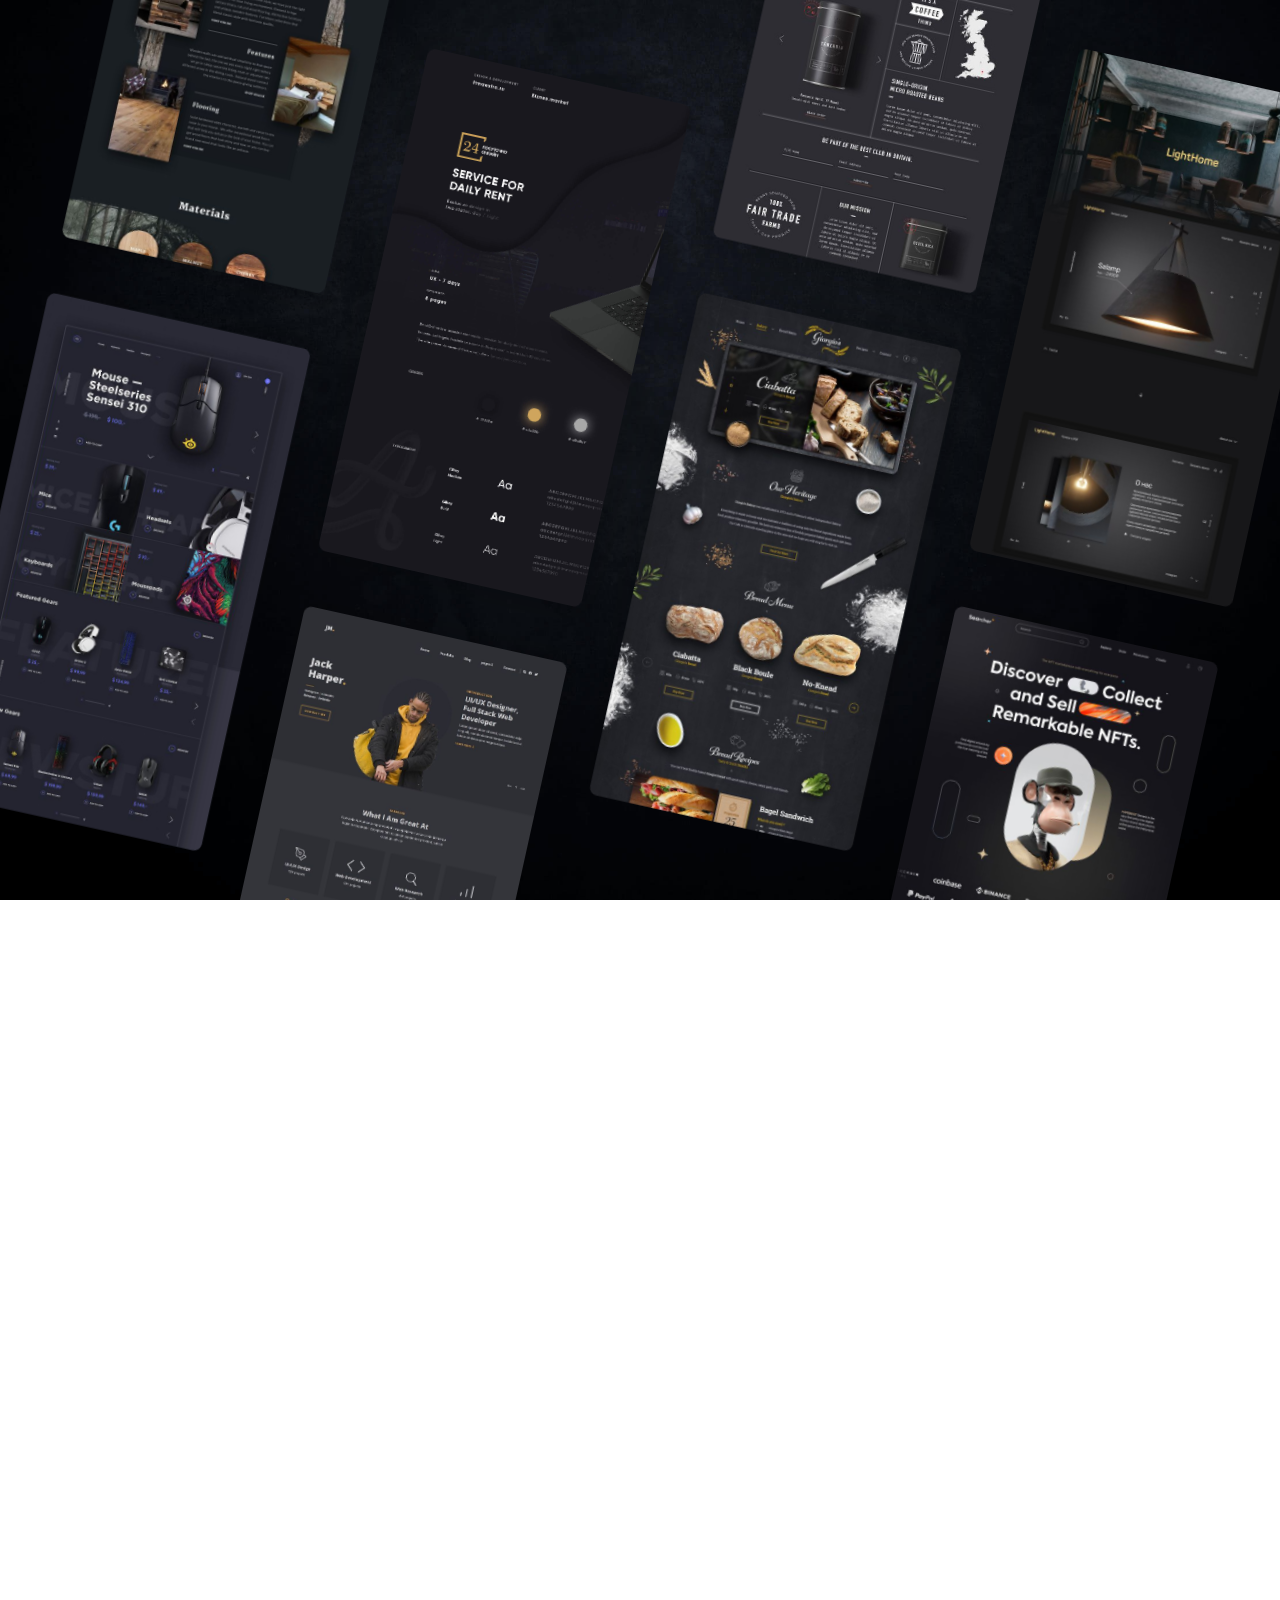
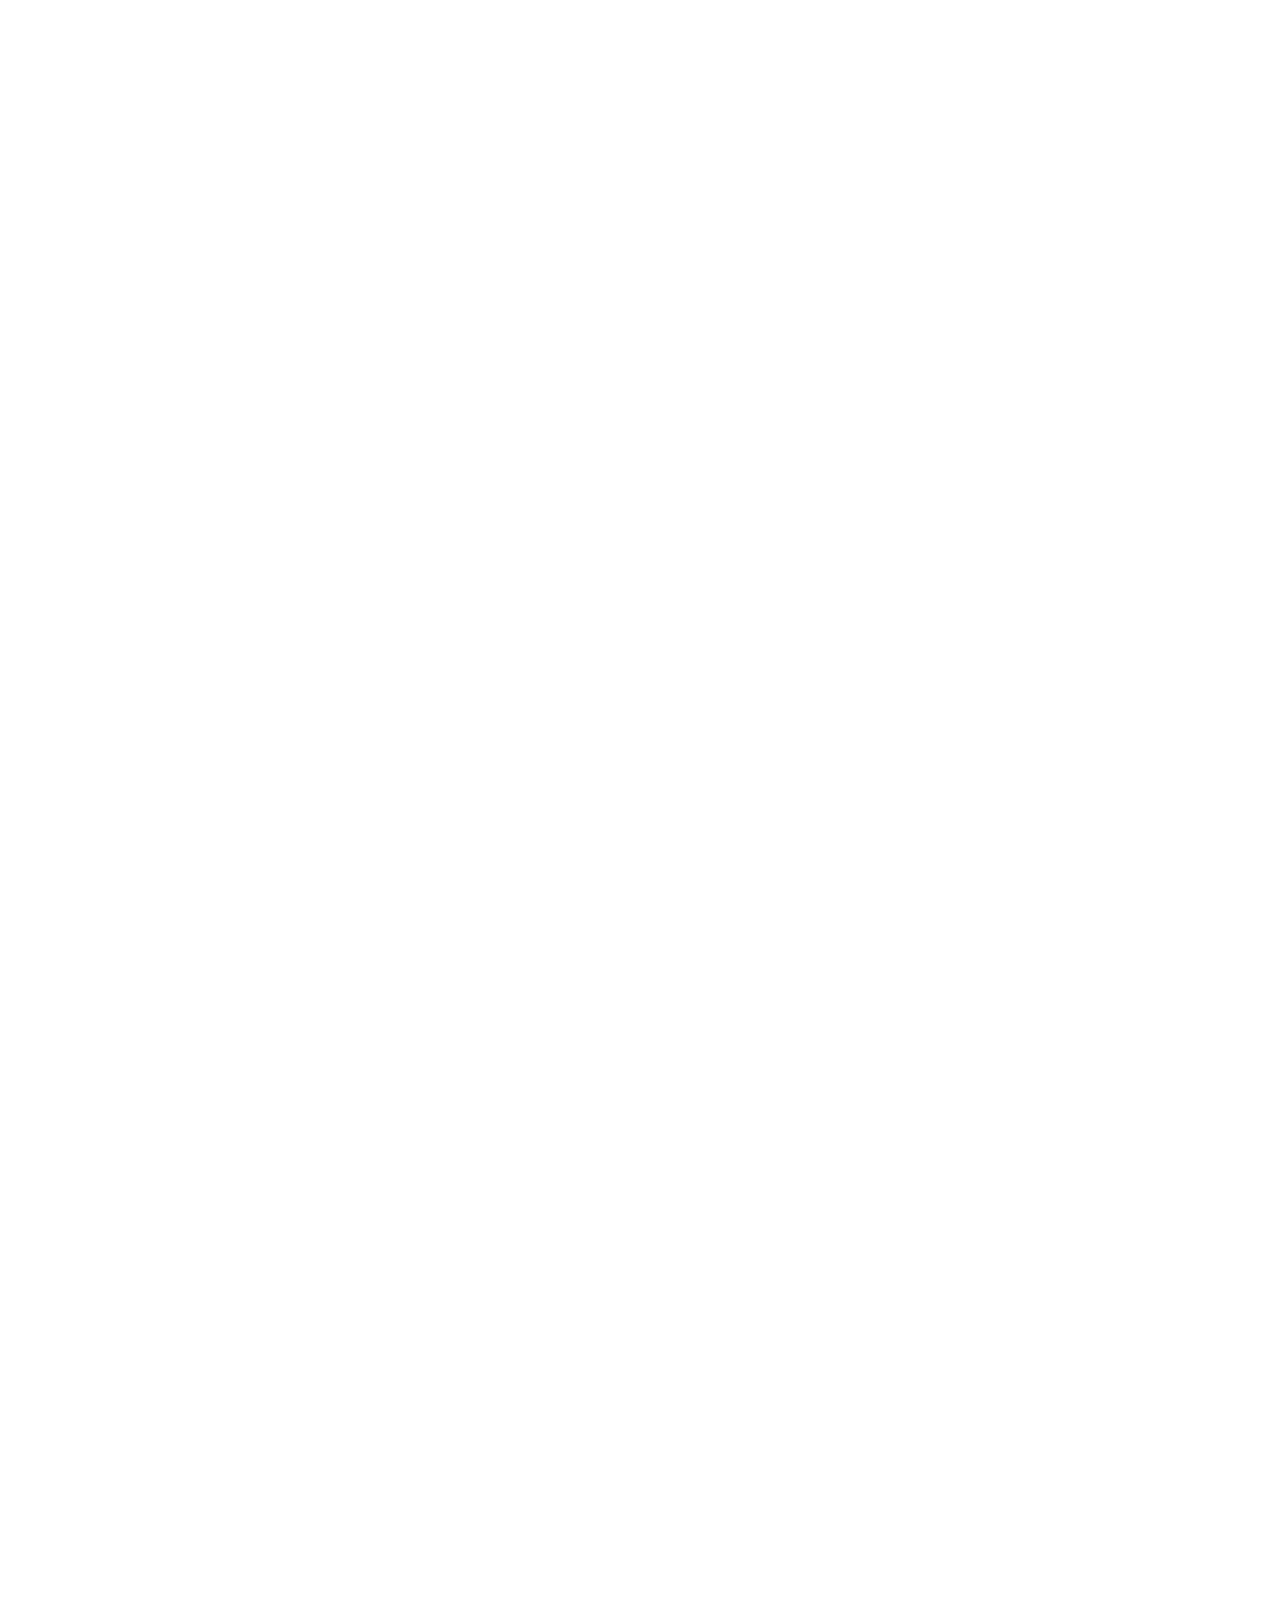
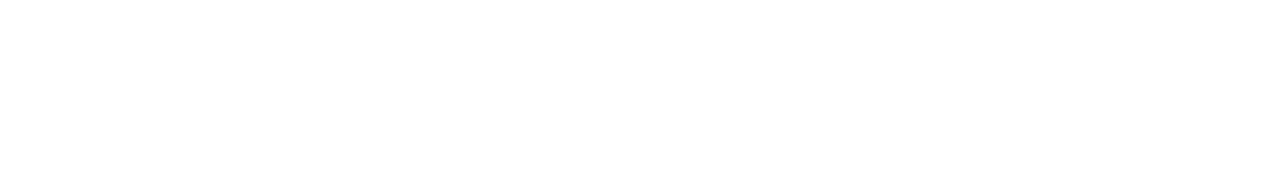
<file: amazing-scroll-portfolio/ready-html/index.html>
<!DOCTYPE html>
<html lang="en">
<head>

	<meta charset="UTF-8">
	<meta http-equiv="X-UA-Compatible" content="IE=edge">
	<meta name="viewport" content="width=device-width, initial-scale=1.0">

	<title>Parallax effect</title>

	<link rel="stylesheet" href="libs/swiper/swiper-bundle.min.css">
	<link rel="stylesheet" href="css/main.css">

	<script src="libs/swiper/swiper-bundle.min.js" defer></script>
	<script src="libs/swiper/bindSwipers.js" defer></script>
	<script src="js/app.js" defer></script>

</head>
<body>

	<div class="main-wrapper">

		<div class="swiper slider slider1">
			<div class="swiper-wrapper slider__wrapper">
				<div class="swiper-slide slider__item">
					<div class="slider__img" style="background-image: url(img/1.jpg);"></div>
				</div>
				<div class="swiper-slide slider__item">
					<div class="slider__img" style="background-image: url(img/2.jpg);"></div>
				</div>
				<div class="swiper-slide slider__item">
					<div class="slider__img" style="background-image: url(img/3.jpg);"></div>
				</div>
				<div class="swiper-slide slider__item">
					<div class="slider__img" style="background-image: url(img/4.jpg);"></div>
				</div>
				<div class="swiper-slide slider__item">
					<div class="slider__img" style="background-image: url(img/5.jpg);"></div>
				</div>
				<div class="swiper-slide slider__item">
					<div class="slider__img" style="background-image: url(img/6.jpg);"></div>
				</div>
			</div>
		</div>
		<div class="swiper slider slider2">
			<div class="swiper-wrapper slider__wrapper">
				<div class="swiper-slide slider__item">
					<div class="slider__img" style="background-image: url(img/7.jpg);"></div>
				</div>
				<div class="swiper-slide slider__item">
					<div class="slider__img" style="background-image: url(img/8.jpg);"></div>
				</div>
				<div class="swiper-slide slider__item">
					<div class="slider__img" style="background-image: url(img/9.jpg);"></div>
				</div>
				<div class="swiper-slide slider__item">
					<div class="slider__img" style="background-image: url(img/10.jpg);"></div>
				</div>
				<div class="swiper-slide slider__item">
					<div class="slider__img" style="background-image: url(img/11.jpg);"></div>
				</div>
				<div class="swiper-slide slider__item">
					<div class="slider__img" style="background-image: url(img/12.jpg);"></div>
				</div>
			</div>
		</div>
		<div class="swiper slider slider3">
			<div class="swiper-wrapper slider__wrapper">
				<div class="swiper-slide slider__item">
					<div class="slider__img" style="background-image: url(img/13.jpg);"></div>
				</div>
				<div class="swiper-slide slider__item">
					<div class="slider__img" style="background-image: url(img/14.jpg);"></div>
				</div>
				<div class="swiper-slide slider__item">
					<div class="slider__img" style="background-image: url(img/15.jpg);"></div>
				</div>
				<div class="swiper-slide slider__item">
					<div class="slider__img" style="background-image: url(img/16.jpg);"></div>
				</div>
				<div class="swiper-slide slider__item">
					<div class="slider__img" style="background-image: url(img/17.jpg);"></div>
				</div>
				<div class="swiper-slide slider__item">
					<div class="slider__img" style="background-image: url(img/18.jpg);"></div>
				</div>
			</div>
		</div>
		<div class="swiper slider slider4">
			<div class="swiper-wrapper slider__wrapper">
				<div class="swiper-slide slider__item">
					<div class="slider__img" style="background-image: url(img/19.jpg);"></div>
				</div>
				<div class="swiper-slide slider__item">
					<div class="slider__img" style="background-image: url(img/20.jpg);"></div>
				</div>
				<div class="swiper-slide slider__item">
					<div class="slider__img" style="background-image: url(img/21.jpg);"></div>
				</div>
				<div class="swiper-slide slider__item">
					<div class="slider__img" style="background-image: url(img/22.jpg);"></div>
				</div>
				<div class="swiper-slide slider__item">
					<div class="slider__img" style="background-image: url(img/23.jpg);"></div>
				</div>
				<div class="swiper-slide slider__item">
					<div class="slider__img" style="background-image: url(img/24.jpg);"></div>
				</div>
			</div>
		</div>

	</div>

</body>
</html>
</file>
<file: amazing-scroll-portfolio/ready-html/css/main.css>
* {
	margin: 0;
	padding: 0;
	box-sizing: border-box;
}
:root {
	--index: calc(1vw + 1vh);
	--transition: 1.25s cubic-bezier(.2, .6, 0, 1);
}
html, body {
	height: 100%;
	overflow: hidden;
}
.main-wrapper {
	height: 100%;
	display: flex;
	gap: var(--index);
	background-image: url(../img/bg.jpg);
	background-size: cover;
	background-position: center;
}
.slider {
	transform: rotate(12.5deg);
	overflow: visible;
}
.slider:nth-child(odd) {
	transform: rotate(192.5deg);
}
.slider .slider__wrapper {
	transition: var(--transition)!important;
	will-change: transform;
}
.slider__item {
	width: 21vw;
	margin-bottom: calc(var(--index) * 2.6);
	cursor: pointer;
	transition: transform var(--transition);
	will-change: transform;
	box-shadow: rgb(0 0 0 / .15) 0 0 30px 10px;
}
.slider__item:hover {
	transform: scale(1.04);
}
.slider__img {
	width: 100%;
	height: 100%;
	background-size: cover;
	border-radius: 8px;
}
.slider:nth-child(odd) .slider__img {
	transform: rotate(-180deg);
}
</file>
